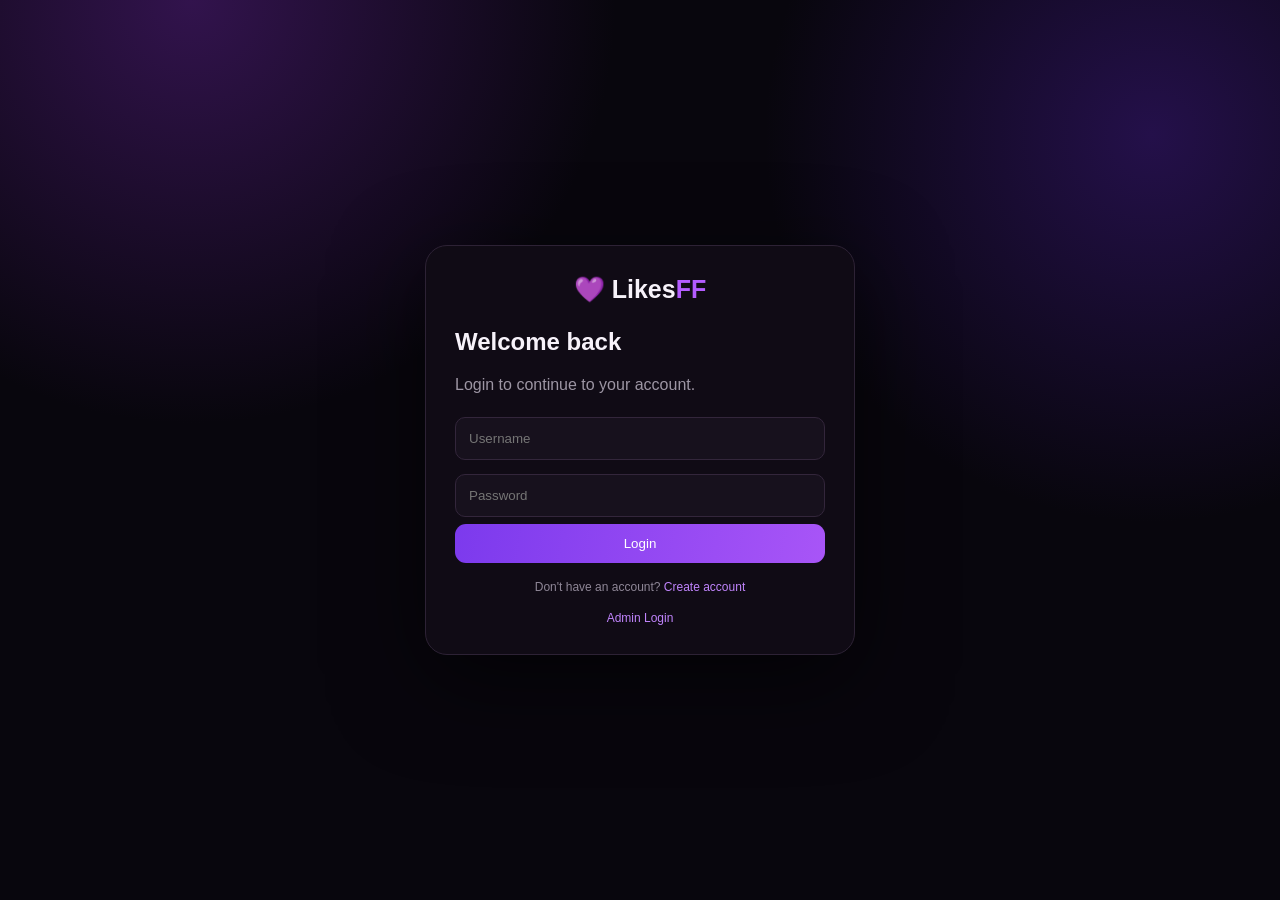
<file: index.html>
<!doctype html><html><head><meta charset="utf-8"><meta name="viewport" content="width=device-width,initial-scale=1"><title>LikesFF • Login</title><link rel="stylesheet" href="assets/style.css"></head><body><div class="bg authwrap"><section class="auth"><div class="logo">💜 Likes<b style="color:#b45cff">FF</b></div><h2>Welcome back</h2><p class="muted">Login to continue to your account.</p><input class="input" id="u" placeholder="Username"><input class="input" id="p" type="password" placeholder="Password"><button class="btn primary full" onclick="login()">Login</button><div class="switch">Don't have an account? <a href="register.html">Create account</a></div><div class="switch"><a href="#" onclick="admin()">Admin Login</a></div></section></div><script src="assets/app.js"></script><script>function login(){let d=getDB(),u=d.users.find(x=>x.username===uEl.value);if(!u||u.password!==pEl.value)return toast("Invalid username or password");setSession({id:u.id});location.href="shop.html"}let uEl=document.getElementById("u"),pEl=document.getElementById("p");function admin(){let pass=prompt("Admin password");if(pass==="zx"){setSession({admin:true});location.href="admin.html"}else toast("Invalid admin password")}</script><div id="toast" class="toast"></div></body></html>
</file>
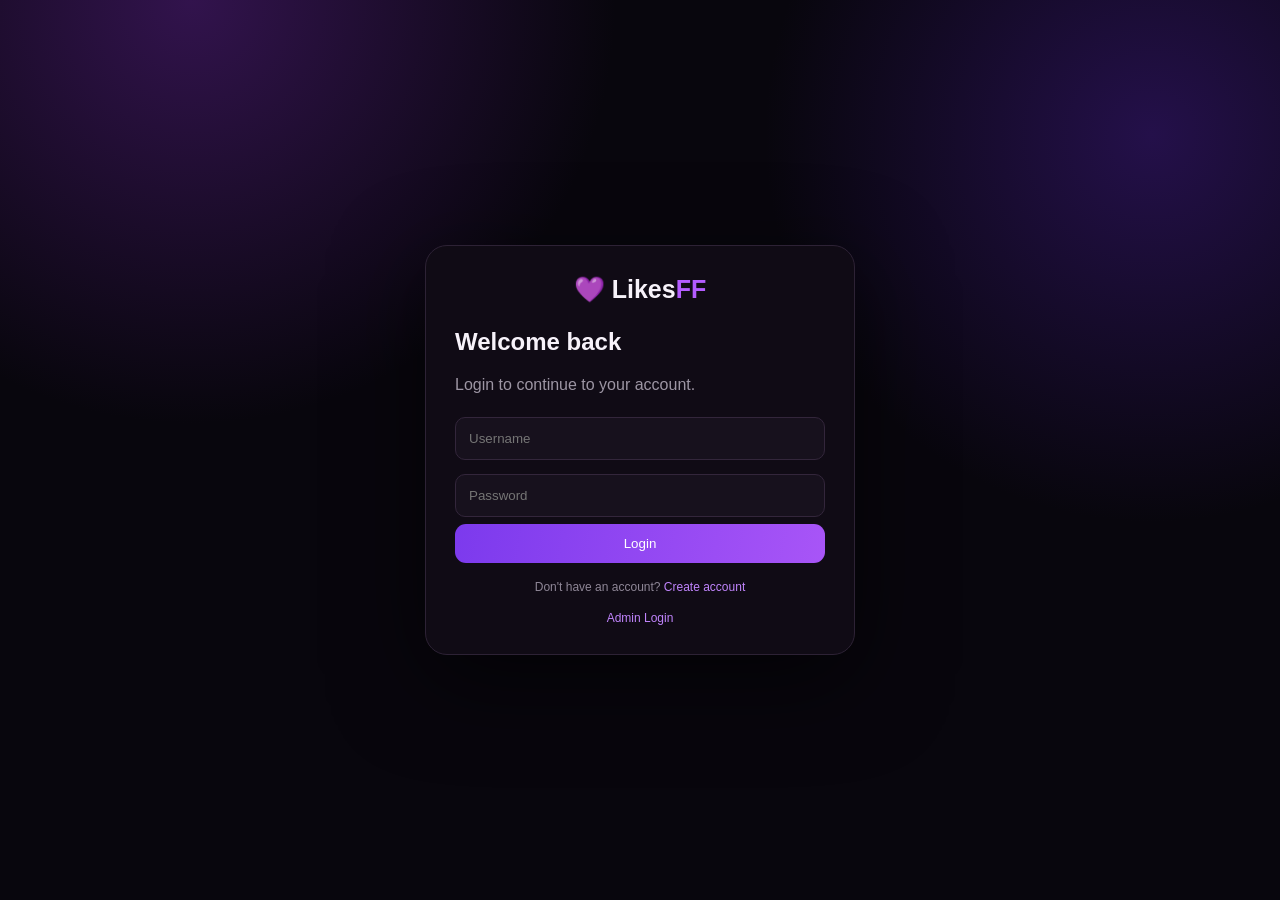
<file: admin.html>
<!doctype html><html><head><meta charset="utf-8"><meta name="viewport" content="width=device-width,initial-scale=1"><title>LikesFF • Admin</title><link rel="stylesheet" href="assets/style.css"></head><body><div class="bg"><header><a class="brand" href="shop.html">💜 Likes<b>FF</b></a><nav class="nav"><a href="shop.html" id="nshop">Likes</a><a href="wallet.html" id="nwallet">Add Money</a><a href="orders.html" id="norders">My Orders</a><a href="profile.html" id="nprofile">Profile</a><span class="wallet" id="balance">৳0</span><a href="#" onclick="logout()">Logout</a></nav></header><main class="container"><section class="layout"><section class="panel wide"><span class="tag">ADMIN PANEL</span><h2>Dashboard</h2><div id="admin"></div></section></section></main><footer class="footer">© LikesFF • Fast & Smooth Service</footer><div id="toast" class="toast"></div></div><script src="assets/app.js"></script><script>if(!protect()){}</script><script>if(!session().admin)location.href="index.html";function render(){let d=getDB();admin.innerHTML='<h3>Prices</h3>'+d.plans.map(p=>`<div class="row">${p.likes.toLocaleString()} Likes — <input class="input" style="max-width:170px;display:inline-block" id="p${p.id}" value="${p.price}"><button class="btn primary" onclick="price(${p.id})">Save</button></div>`).join("")+'<h3>Deposits</h3>'+(d.deposits.length?d.deposits.map(x=>{let u=d.users.find(q=>q.id===x.userId);return`<div class="row">#${x.id} ${u?.username||"user"} — ${money(x.amount)} — ${x.status} ${x.status==="pending"?`<button class="btn" onclick="dep(${x.id},'approved')">Approve</button> <button class="btn" onclick="dep(${x.id},'rejected')">Reject</button>`:""}</div>`}).join(""):'<div class="muted">No deposits</div>')+'<h3>Orders</h3>'+d.orders.map(x=>{let u=d.users.find(q=>q.id===x.userId),p=d.plans.find(q=>q.id===x.planId);return`<div class="row">#${x.id} ${u?.username} — ${p.likes} likes — ${x.status} <button class="btn" onclick="ord(${x.id})">Complete</button></div>`}).join("")}function price(id){let d=getDB();d.plans.find(x=>x.id===id).price=Number(document.getElementById("p"+id).value);saveDB(d);toast("Price updated");render()}function dep(id,status){let d=getDB(),x=d.deposits.find(q=>q.id===id);if(x.status!=="pending")return; x.status=status;if(status==="approved")d.users.find(q=>q.id===x.userId).balance+=x.amount;saveDB(d);render()}function ord(id){let d=getDB();d.orders.find(x=>x.id===id).status="completed";saveDB(d);render()}render()</script></body></html>
</file>
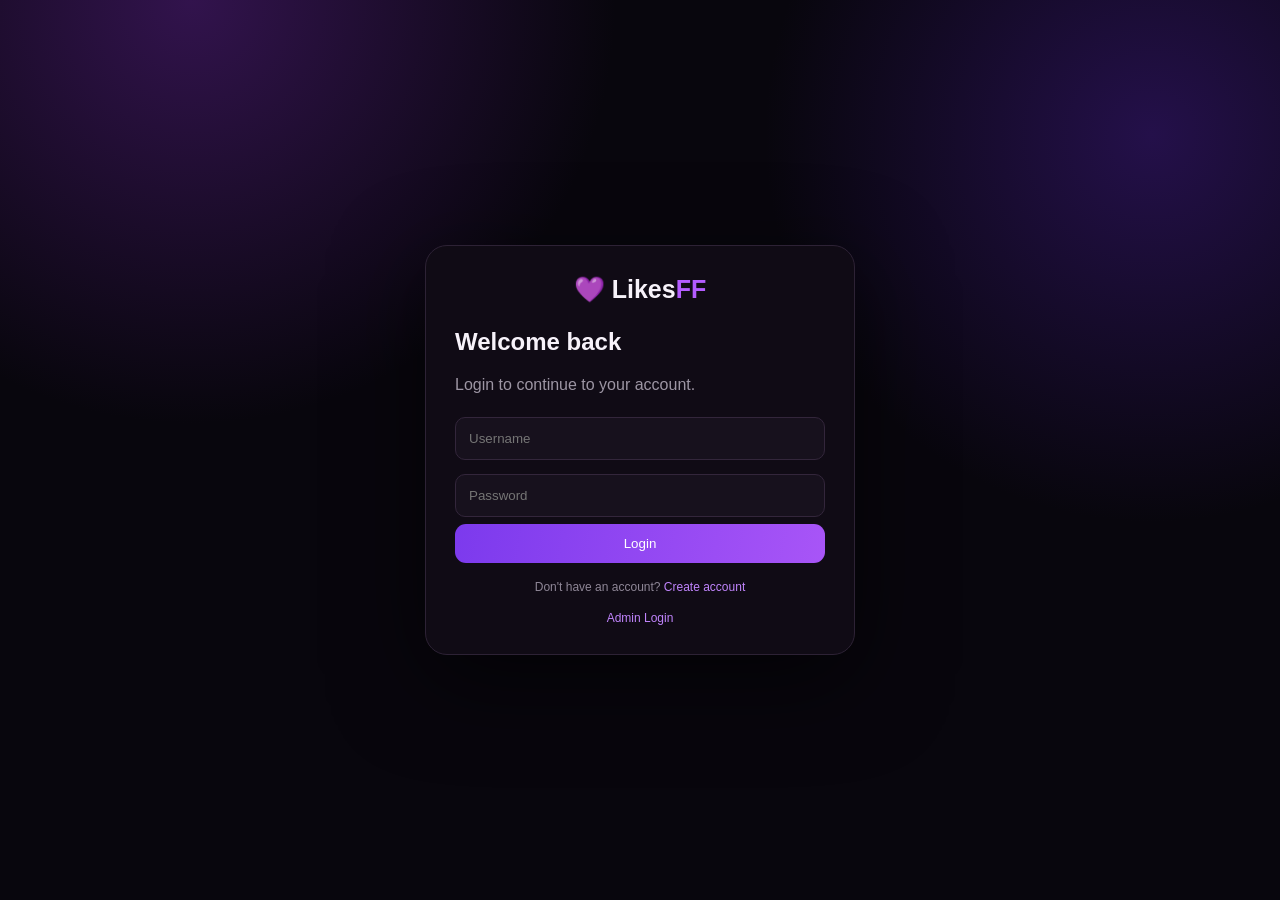
<file: orders.html>
<!doctype html><html><head><meta charset="utf-8"><meta name="viewport" content="width=device-width,initial-scale=1"><title>LikesFF • My Orders</title><link rel="stylesheet" href="assets/style.css"></head><body><div class="bg"><header><a class="brand" href="shop.html">💜 Likes<b>FF</b></a><nav class="nav"><a href="shop.html" id="nshop">Likes</a><a href="wallet.html" id="nwallet">Add Money</a><a href="orders.html" id="norders">My Orders</a><a href="profile.html" id="nprofile">Profile</a><span class="wallet" id="balance">৳0</span><a href="#" onclick="logout()">Logout</a></nav></header><main class="container"><section class="layout"><section class="panel wide"><span class="tag">ORDERS</span><h2>My Orders</h2><div id="list"></div></section></section></main><footer class="footer">© LikesFF • Fast & Smooth Service</footer><div id="toast" class="toast"></div></div><script src="assets/app.js"></script><script>if(!protect()){}</script><script>let s=session(),d=getDB(),x=d.orders.filter(o=>o.userId===s.id);list.innerHTML=x.length?`<table class="table"><tr><th>ID</th><th>Likes</th><th>Price</th><th>Status</th><th>Date</th></tr>`+x.map(o=>{let p=d.plans.find(q=>q.id===o.planId);return`<tr><td>#${o.id}</td><td>${p.likes}</td><td>${money(o.price)}</td><td>${o.status}</td><td>${o.created}</td></tr>`}).join("")+"</table>":'<div class="empty">No orders yet.</div>';header()</script></body></html>
</file>
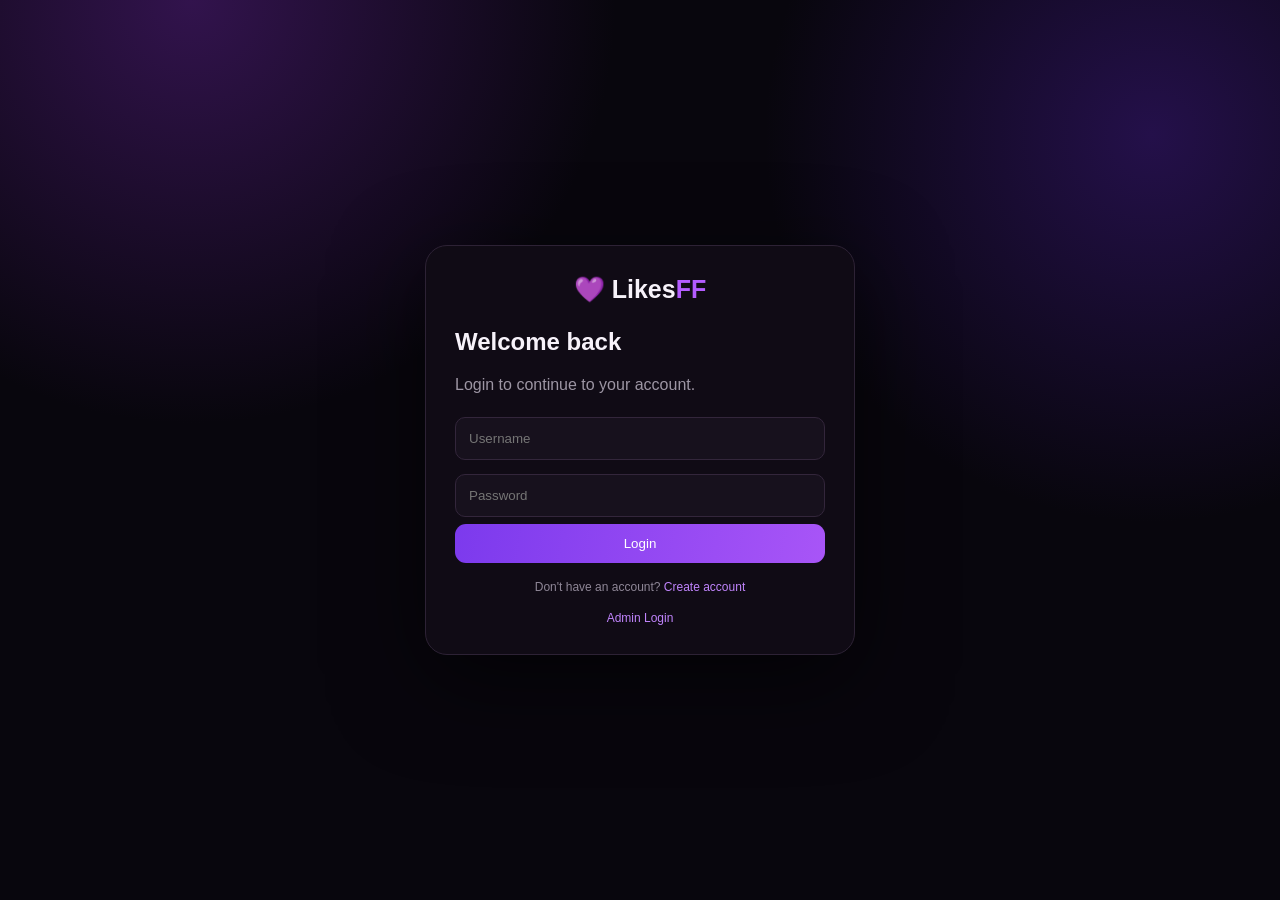
<file: profile.html>
<!doctype html><html><head><meta charset="utf-8"><meta name="viewport" content="width=device-width,initial-scale=1"><title>LikesFF • Profile</title><link rel="stylesheet" href="assets/style.css"></head><body><div class="bg"><header><a class="brand" href="shop.html">💜 Likes<b>FF</b></a><nav class="nav"><a href="shop.html" id="nshop">Likes</a><a href="wallet.html" id="nwallet">Add Money</a><a href="orders.html" id="norders">My Orders</a><a href="profile.html" id="nprofile">Profile</a><span class="wallet" id="balance">৳0</span><a href="#" onclick="logout()">Logout</a></nav></header><main class="container"><section class="layout"><section class="panel"><span class="tag">PROFILE</span><h2>My Profile</h2><div id="info"></div></section></section></main><footer class="footer">© LikesFF • Fast & Smooth Service</footer><div id="toast" class="toast"></div></div><script src="assets/app.js"></script><script>if(!protect()){}</script><script>let s=session(),d=getDB(),u=d.users.find(x=>x.id===s.id);info.innerHTML=`<div class="row"><span class="muted">Username</span><br><b>${u.username}</b></div><div class="row"><span class="muted">Wallet Balance</span><br><b>${money(u.balance)}</b></div><div class="row"><span class="muted">Joined</span><br>${u.created}</div>`;header()</script></body></html>
</file>
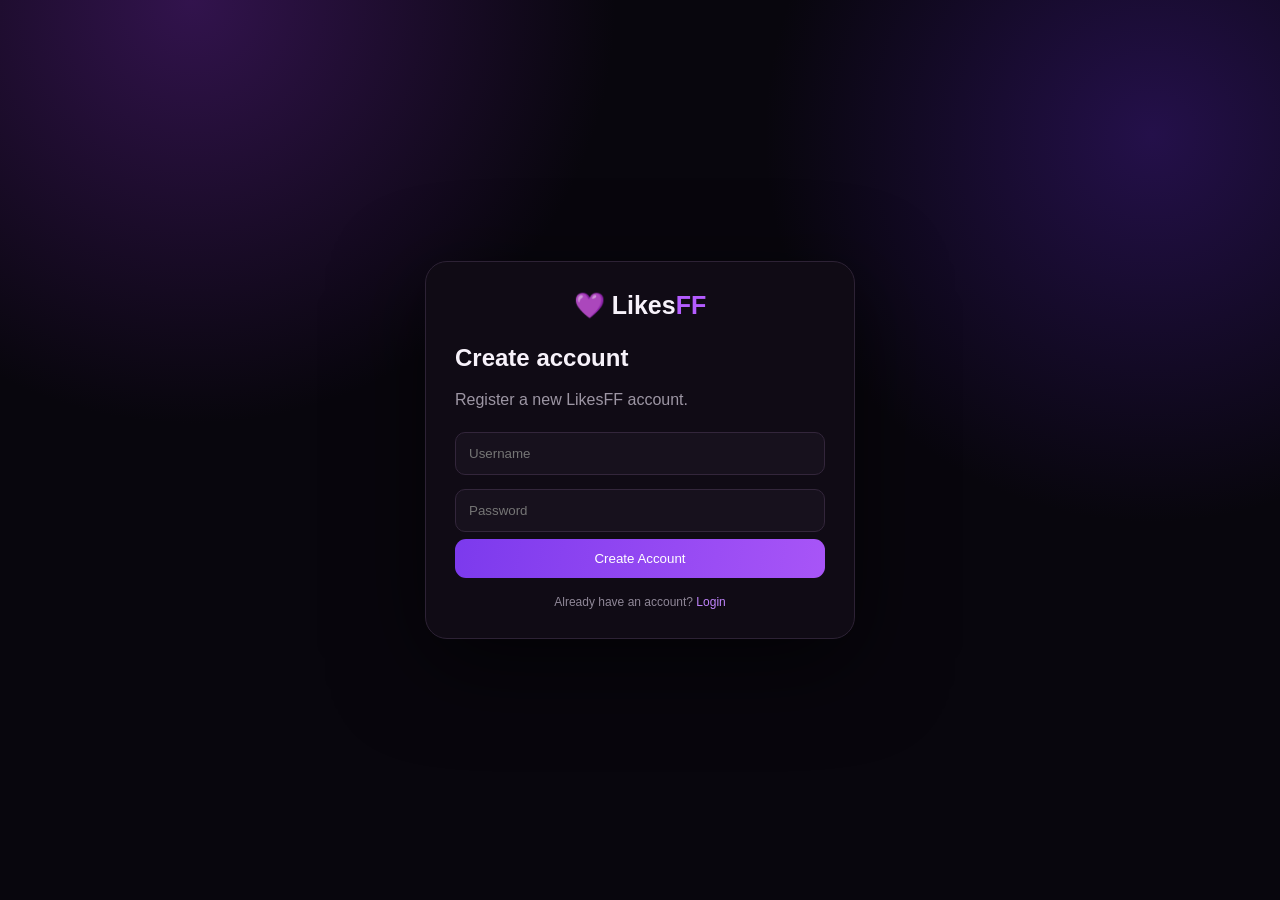
<file: register.html>
<!doctype html><html><head><meta charset="utf-8"><meta name="viewport" content="width=device-width,initial-scale=1"><title>LikesFF • Register</title><link rel="stylesheet" href="assets/style.css"></head><body><div class="bg authwrap"><section class="auth"><div class="logo">💜 Likes<b style="color:#b45cff">FF</b></div><h2>Create account</h2><p class="muted">Register a new LikesFF account.</p><input class="input" id="u" placeholder="Username"><input class="input" id="p" type="password" placeholder="Password"><button class="btn primary full" onclick="reg()">Create Account</button><div class="switch">Already have an account? <a href="index.html">Login</a></div></section></div><script src="assets/app.js"></script><script>function reg(){let d=getDB(),u=document.getElementById("u").value.trim(),p=document.getElementById("p").value;if(u.length<3||p.length<4)return toast("Username 3+ and password 4+ required");if(d.users.some(x=>x.username===u))return toast("Username already exists");let id=Date.now();d.users.push({id,username:u,password:p,balance:0,created:new Date().toISOString()});saveDB(d);setSession({id});location.href="shop.html"}</script><div id="toast" class="toast"></div></body></html>
</file>
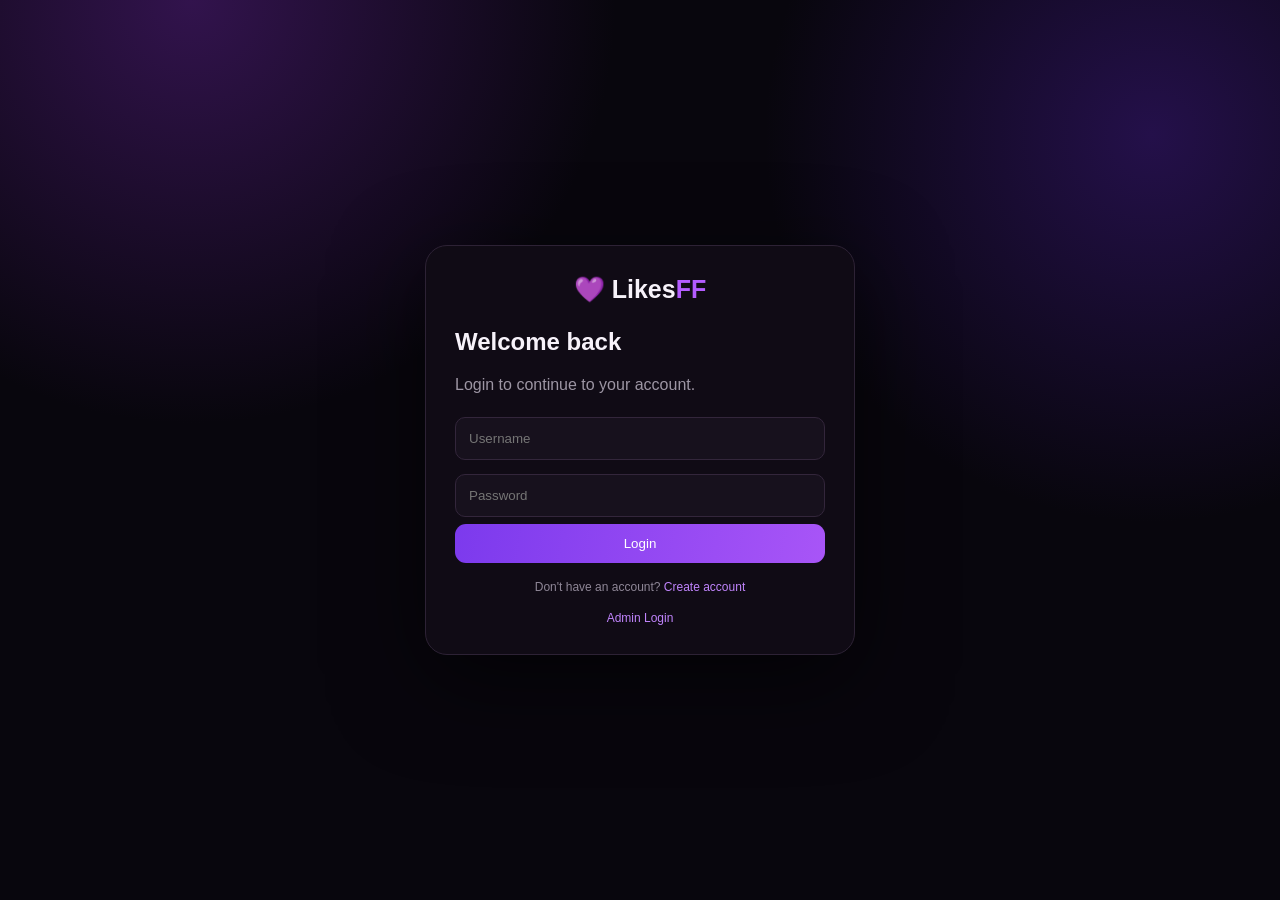
<file: shop.html>
<!doctype html><html><head><meta charset="utf-8"><meta name="viewport" content="width=device-width,initial-scale=1"><title>LikesFF • Likes</title><link rel="stylesheet" href="assets/style.css"></head><body><div class="bg"><header><a class="brand" href="shop.html">💜 Likes<b>FF</b></a><nav class="nav"><a href="shop.html" id="nshop">Likes</a><a href="wallet.html" id="nwallet">Add Money</a><a href="orders.html" id="norders">My Orders</a><a href="profile.html" id="nprofile">Profile</a><span class="wallet" id="balance">৳0</span><a href="#" onclick="logout()">Logout</a></nav></header><main class="container"><section class="hero"><span class="tag">FREE FIRE LIKES SERVICE</span><h1>Boost your profile with <span style="color:#b45cff">Likes</span></h1><p>Choose your package and purchase using your wallet balance.</p></section><section class="grid" id="plans"></section></main><footer class="footer">© LikesFF • Fast & Smooth Service</footer><div id="toast" class="toast"></div></div><script src="assets/app.js"></script><script>if(!protect()){}</script><script>let d=getDB();document.getElementById("plans").innerHTML=d.plans.map(p=>`<article class="card"><div class="icon">${p.icon}</div><div class="likes">${p.likes.toLocaleString()} Likes</div><div class="muted">Delivery within ${p.days} days</div><div class="price"><span class="muted">ONE TIME</span><br><strong>${money(p.price)}</strong></div><button class="btn primary full" onclick="buy(${p.id})">Purchase Now →</button></article>`).join("");header();function buy(id){let d=getDB(),s=session(),u=d.users.find(x=>x.id===s.id),p=d.plans.find(x=>x.id===id);if(u.balance<p.price)return toast("Insufficient wallet balance");u.balance-=p.price;d.orders.unshift({id:Date.now(),userId:u.id,planId:id,price:p.price,status:"pending",created:new Date().toLocaleString()});saveDB(d);toast("Order placed successfully");setTimeout(()=>location.href="orders.html",600)}</script></body></html>
</file>
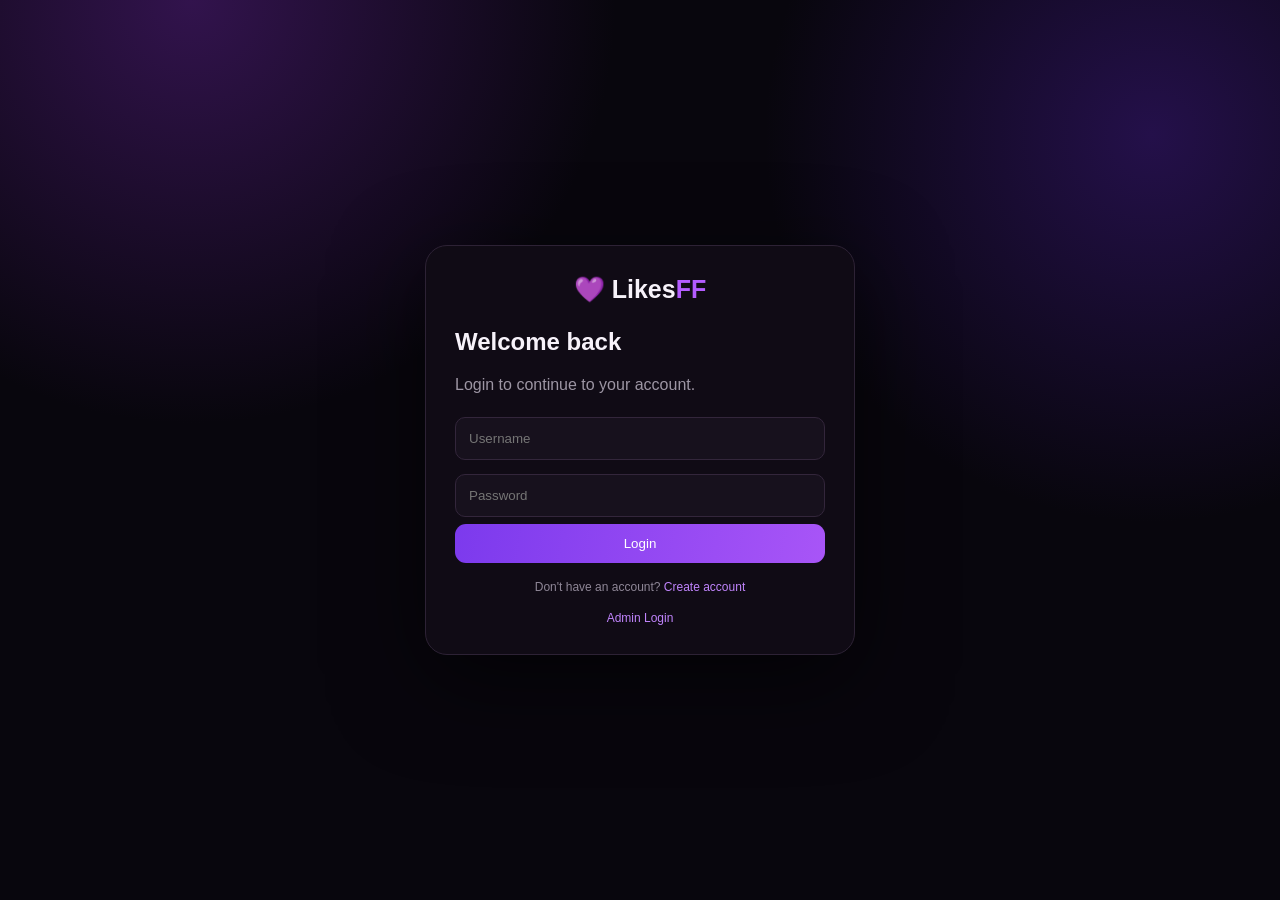
<file: wallet.html>
<!doctype html><html><head><meta charset="utf-8"><meta name="viewport" content="width=device-width,initial-scale=1"><title>LikesFF • Add Money</title><link rel="stylesheet" href="assets/style.css"></head><body><div class="bg"><header><a class="brand" href="shop.html">💜 Likes<b>FF</b></a><nav class="nav"><a href="shop.html" id="nshop">Likes</a><a href="wallet.html" id="nwallet">Add Money</a><a href="orders.html" id="norders">My Orders</a><a href="profile.html" id="nprofile">Profile</a><span class="wallet" id="balance">৳0</span><a href="#" onclick="logout()">Logout</a></nav></header><main class="container"><section class="layout"><section class="panel"><span class="tag">WALLET</span><h2>Add Money</h2><p class="muted">Payment Number: <b id="pay"></b></p><div class="chips"><button class="chip" onclick="a(100)">৳100</button><button class="chip" onclick="a(200)">৳200</button><button class="chip" onclick="a(500)">৳500</button><button class="chip" onclick="a(1000)">৳1000</button></div><input class="input" id="amount" type="number" min="1" placeholder="Enter any amount"><input class="input" id="trx" placeholder="Transaction ID"><button class="btn primary full" onclick="deposit()">Submit Deposit</button><h3>Deposit History</h3><div id="history"></div></section></section></main><footer class="footer">© LikesFF • Fast & Smooth Service</footer><div id="toast" class="toast"></div></div><script src="assets/app.js"></script><script>if(!protect()){}</script><script>let d=getDB();pay.textContent=d.settings.paymentNumber;function a(x){amount.value=x}function deposit(){let s=session(),v=Number(amount.value);if(v<1)return toast("Enter a valid amount");let d=getDB();d.deposits.unshift({id:Date.now(),userId:s.id,amount:v,trxId:trx.value,status:"pending",created:new Date().toLocaleString()});saveDB(d);toast("Deposit submitted for admin approval");load()}function load(){let s=session(),d=getDB(),x=d.deposits.filter(z=>z.userId===s.id);history.innerHTML=x.length?x.map(z=>`<div class="row">${money(z.amount)} • ${z.status} • ${z.created}</div>`).join(""):'<div class="muted">No deposits yet.</div>'}load();header()</script></body></html>
</file>
<file: assets/style.css>
*{box-sizing:border-box}body{margin:0;background:#08060d;color:#f7f2fa;font-family:Inter,Arial,sans-serif}.bg{min-height:100vh;background:radial-gradient(circle at 15% 0,#32134d,transparent 30%),radial-gradient(circle at 90% 15%,#24104a,transparent 28%)}header{height:70px;display:flex;align-items:center;justify-content:space-between;padding:0 5%;background:#0b0811eF;border-bottom:1px solid #281d32;position:sticky;top:0;z-index:20}.brand{font-size:20px;font-weight:800;color:#fff;text-decoration:none}.brand b{color:#b45cff}.nav{display:flex;gap:6px;align-items:center}.nav a{color:#aaa1b2;text-decoration:none;padding:10px 12px;border-radius:10px;font-size:13px}.nav a:hover,.nav a.active{background:#1a1221;color:#fff}.wallet{background:#1b1224!important;color:#d9baff!important}.container{width:min(1120px,calc(100% - 28px));margin:auto}.hero{padding:55px 0 28px}.tag{display:inline-block;padding:7px 11px;border-radius:999px;background:#21122d;color:#c47cff;border:1px solid #4a2760;font-size:10px;font-weight:800;letter-spacing:1px}.hero h1{font-size:43px;max-width:720px;line-height:1.08;margin:15px 0 10px}.hero p,.muted{color:#9d96a4}.grid{display:grid;grid-template-columns:repeat(3,1fr);gap:15px;padding-bottom:60px}.card,.panel{background:linear-gradient(180deg,#130d19,#0f0a14);border:1px solid #2a2032;border-radius:18px;padding:19px;box-shadow:0 15px 50px #0005}.card:hover{transform:translateY(-3px);border-color:#7845a1;transition:.2s}.icon{font-size:25px;color:#bd75ff}.likes{font-size:25px;font-weight:800;margin:8px 0}.price{margin:17px 0;padding:15px;background:#1a1221;border-radius:12px}.price strong{font-size:24px}.btn{border:0;border-radius:11px;padding:12px 15px;background:#1b1421;color:#fff;cursor:pointer}.primary{background:linear-gradient(100deg,#7c3aed,#a855f7)}.full{width:100%}.layout{padding:40px 0 70px}.panel{max-width:700px;margin:auto}.wide{max-width:100%}.input{width:100%;padding:13px;margin:7px 0;border-radius:10px;border:1px solid #33263b;background:#17111d;color:#fff;outline:none}.input:focus{border-color:#9554d2}.chips{display:flex;gap:8px;flex-wrap:wrap;margin:12px 0}.chip{background:#19121f;border:1px solid #382b42;color:#fff;padding:10px 14px;border-radius:10px}.authwrap{min-height:100vh;display:grid;place-items:center;padding:20px}.auth{width:min(430px,100%);padding:29px;background:#100b15;border:1px solid #2d2235;border-radius:22px;box-shadow:0 25px 90px #0009}.logo{text-align:center;font-size:25px;font-weight:800;margin-bottom:24px}.switch{text-align:center;font-size:12px;color:#8f8797;margin-top:17px}.switch a{color:#c084fc;text-decoration:none}.table{width:100%;border-collapse:collapse;font-size:13px}.table th,.table td{padding:12px 8px;border-bottom:1px solid #281f30;text-align:left}.row{padding:13px 0;border-bottom:1px solid #281f30;font-size:13px}.toast{position:fixed;right:18px;bottom:18px;background:#1b1422;border:1px solid #463551;padding:13px 16px;border-radius:10px;display:none;z-index:50}.footer{text-align:center;padding:25px;color:#625b68;border-top:1px solid #211a27;font-size:11px}@media(max-width:800px){.grid{grid-template-columns:repeat(2,1fr)}.nav a{display:none}.nav a.active{display:block}.hero h1{font-size:34px}}@media(max-width:520px){.grid{grid-template-columns:1fr}.hero h1{font-size:29px}.header{padding:0 12px}}
</file>
